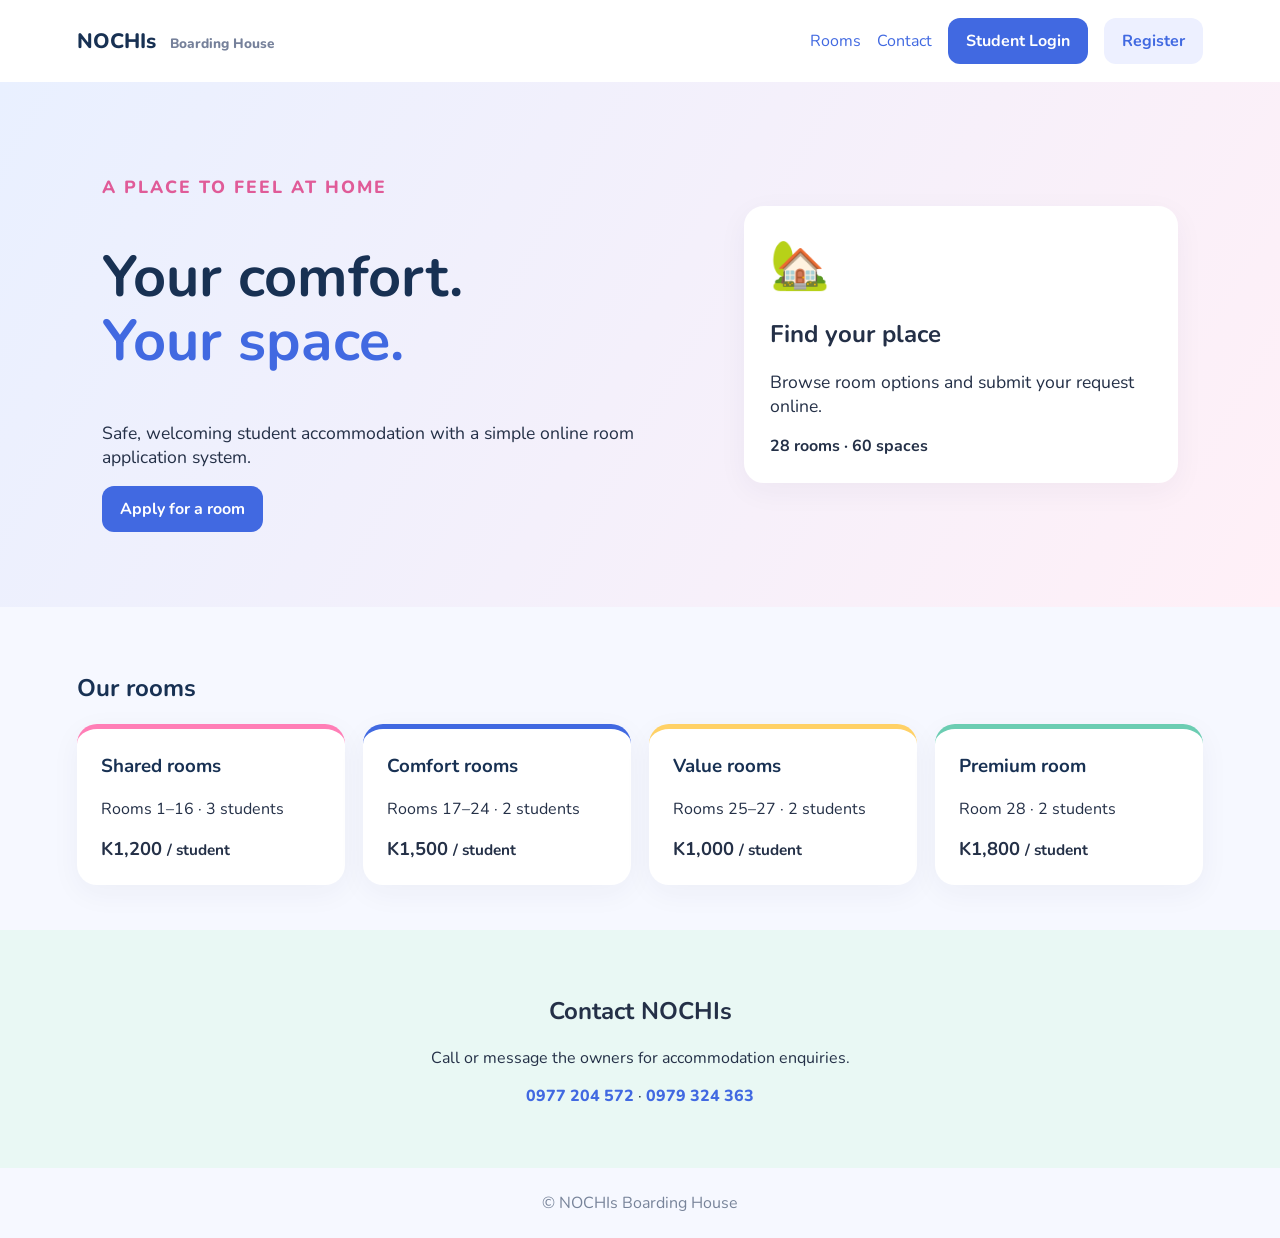
<file: frontend/index.html>
<!doctype html><html lang="en"><head><meta charset="utf-8"><meta name="viewport" content="width=device-width,initial-scale=1"><title>NOCHIs Boarding House</title><link rel="stylesheet" href="css/style.css"></head>
<body><header class="top"><a class="brand" href="index.html">NOCHIs <span>Boarding House</span></a><nav><a href="#rooms">Rooms</a><a href="#contact">Contact</a><a class="btn" href="login.html">Student Login</a><a class="btn light" href="register.html">Register</a></nav></header>
<main><section class="hero"><div><p class="eyebrow">A place to feel at home</p><h1>Your comfort.<br><span>Your space.</span></h1><p>Safe, welcoming student accommodation with a simple online room application system.</p><a class="btn" href="register.html">Apply for a room</a></div><div class="hero-card"><div class="bubble">🏡</div><h2>Find your place</h2><p>Browse room options and submit your request online.</p><strong>28 rooms · 60 spaces</strong></div></section>
<section id="rooms" class="section"><h2>Our rooms</h2><div class="cards"><article><h3>Shared rooms</h3><p>Rooms 1–16 · 3 students</p><b>K1,200 <small>/ student</small></b></article><article><h3>Comfort rooms</h3><p>Rooms 17–24 · 2 students</p><b>K1,500 <small>/ student</small></b></article><article><h3>Value rooms</h3><p>Rooms 25–27 · 2 students</p><b>K1,000 <small>/ student</small></b></article><article><h3>Premium room</h3><p>Room 28 · 2 students</p><b>K1,800 <small>/ student</small></b></article></div></section>
<section id="contact" class="contact"><h2>Contact NOCHIs</h2><p>Call or message the owners for accommodation enquiries.</p><p><a href="tel:0977204572">0977 204 572</a> · <a href="tel:0979324363">0979 324 363</a></p></section></main><footer>© NOCHIs Boarding House</footer></body></html>
</file>
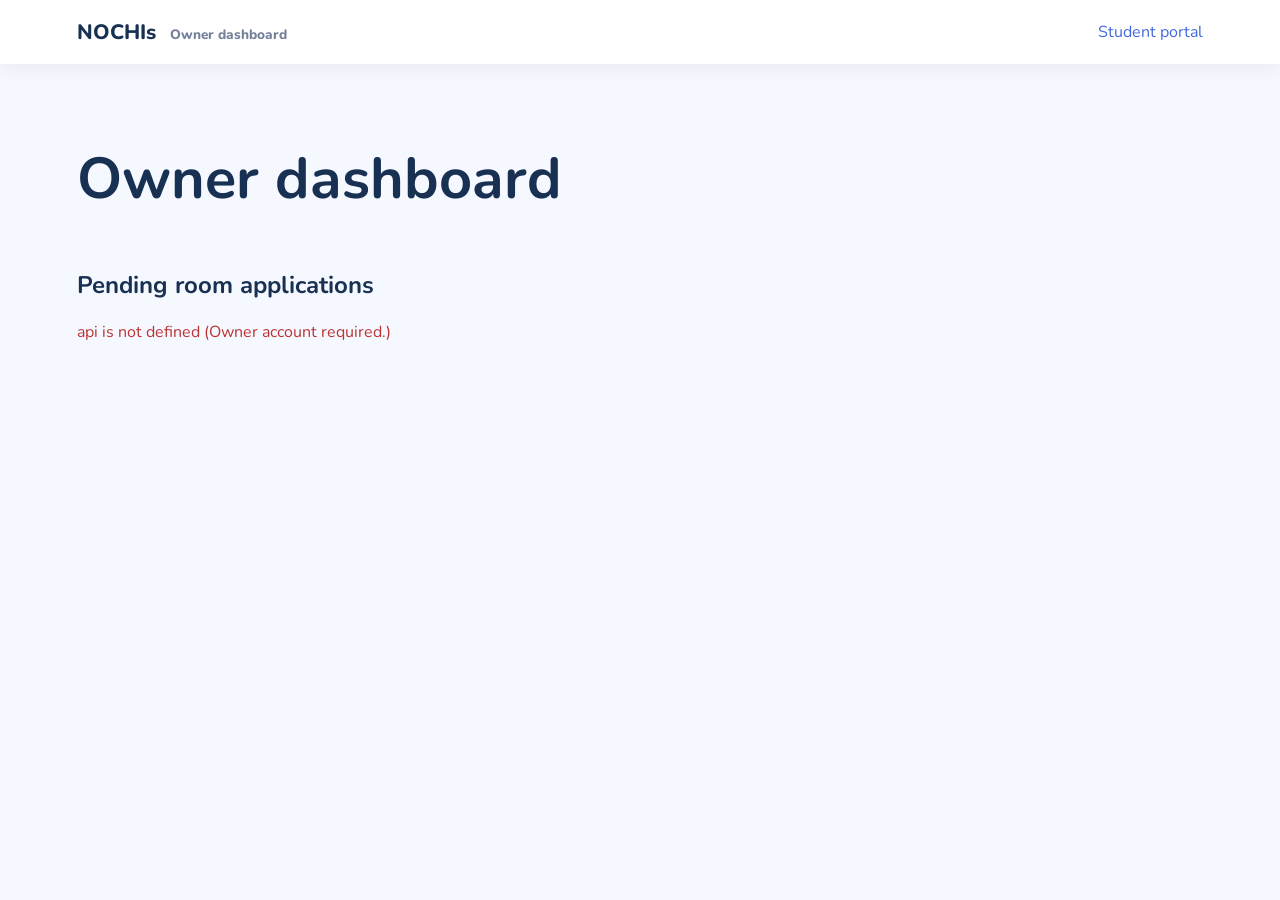
<file: frontend/admin.html>
<!doctype html><html><head><meta charset="utf-8"><meta name="viewport" content="width=device-width,initial-scale=1"><title>Owner dashboard · NOCHIs</title><link rel="stylesheet" href="css/style.css"></head><body><header class="top"><a class="brand" href="index.html">NOCHIs <span>Owner dashboard</span></a><nav><a href="dashboard.html">Student portal</a></nav></header><main class="section"><h1>Owner dashboard</h1><div id="stats" class="cards"></div><h2>Pending room applications</h2><div id="apps"></div><p id="message"></p></main><script src="js/config.js"></script><script>async function load(){try{let s=await api('/api/admin/overview');stats.innerHTML=Object.entries(s).map(([k,v])=>`<article><h3>${k.replaceAll('_',' ')}</h3><b>${k==='recorded_payments'?'K':''}${v}</b></article>`).join('');let rows=await api('/api/admin/applications');apps.innerHTML=rows.map(a=>`<article><b>${a.profiles?.full_name||a.student_id}</b> · Room ${a.requested_room} · ${a.status}<p>${a.profiles?.phone||''}</p>${a.status==='pending'?`<button class="btn" onclick="review('${a.id}','approve')">Approve</button> <button class="btn light" onclick="review('${a.id}','reject')">Reject</button>`:''}</article>`).join('')||'No applications'}catch(e){message.textContent=e.message+' (Owner account required.)'}}async function review(id,decision){try{await api(`/api/admin/applications/${id}/review?decision=${decision}`,{method:'POST'});load()}catch(e){message.textContent=e.message}}load();</script></body></html>
</file>
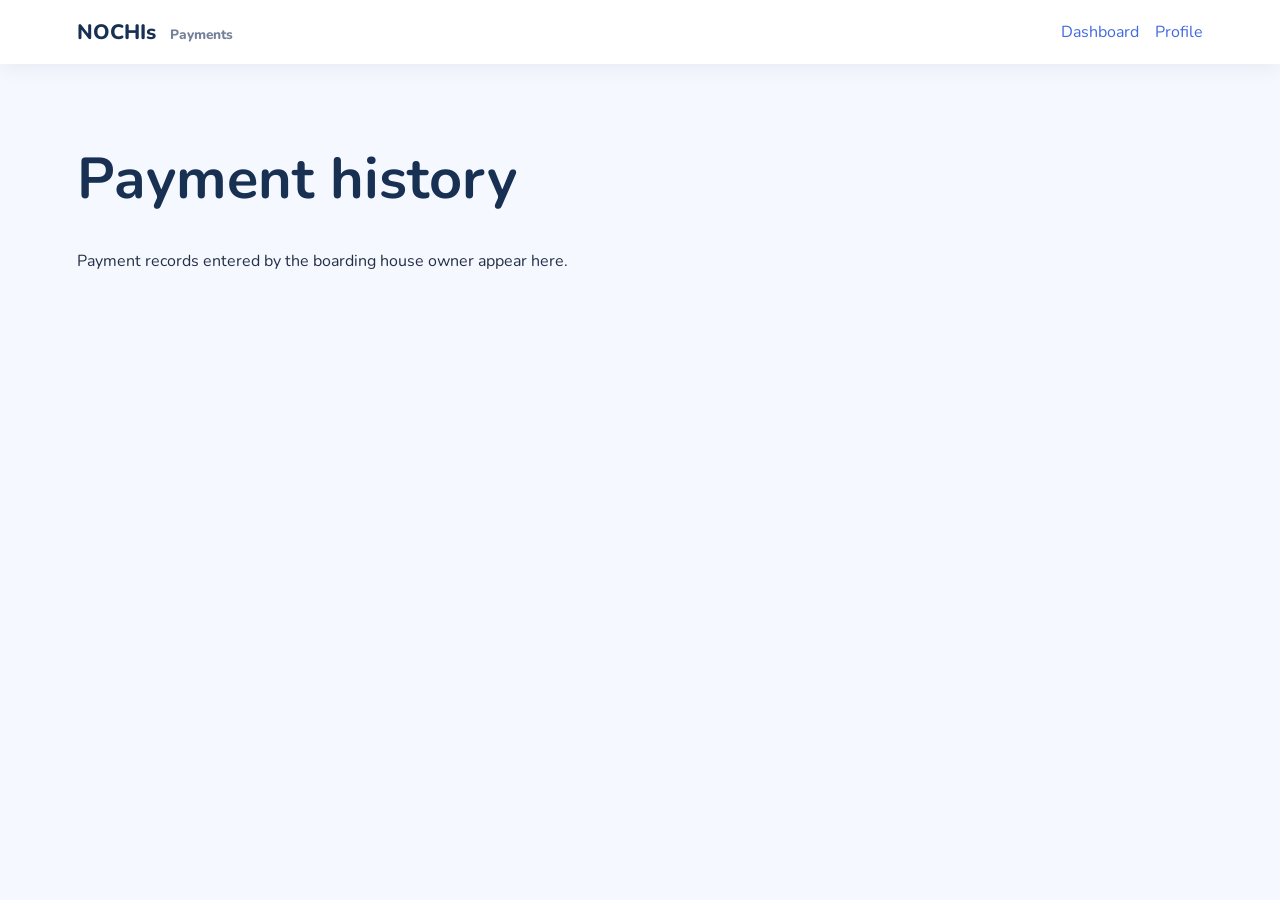
<file: frontend/payments.html>
<!doctype html><html><head><meta charset="utf-8"><meta name="viewport" content="width=device-width,initial-scale=1"><title>Payments · NOCHIs</title><link rel="stylesheet" href="css/style.css"></head><body><header class="top"><a class="brand" href="dashboard.html">NOCHIs <span>Payments</span></a><nav><a href="dashboard.html">Dashboard</a><a href="profile.html">Profile</a></nav></header><main class="section"><h1>Payment history</h1><p>Payment records entered by the boarding house owner appear here.</p><div id="list"></div><p id="message"></p></main><script src="js/config.js"></script><script>api('/api/payments').then(rows=>list.innerHTML=rows.length?rows.map(p=>`<article><b>K${p.amount_kwacha}</b> · ${p.payment_date} · ${p.status}<p>${p.payment_method||''} ${p.reference||''}</p></article>`).join(''):'No payments recorded yet.').catch(e=>message.textContent=e.message)</script></body></html>
</file>
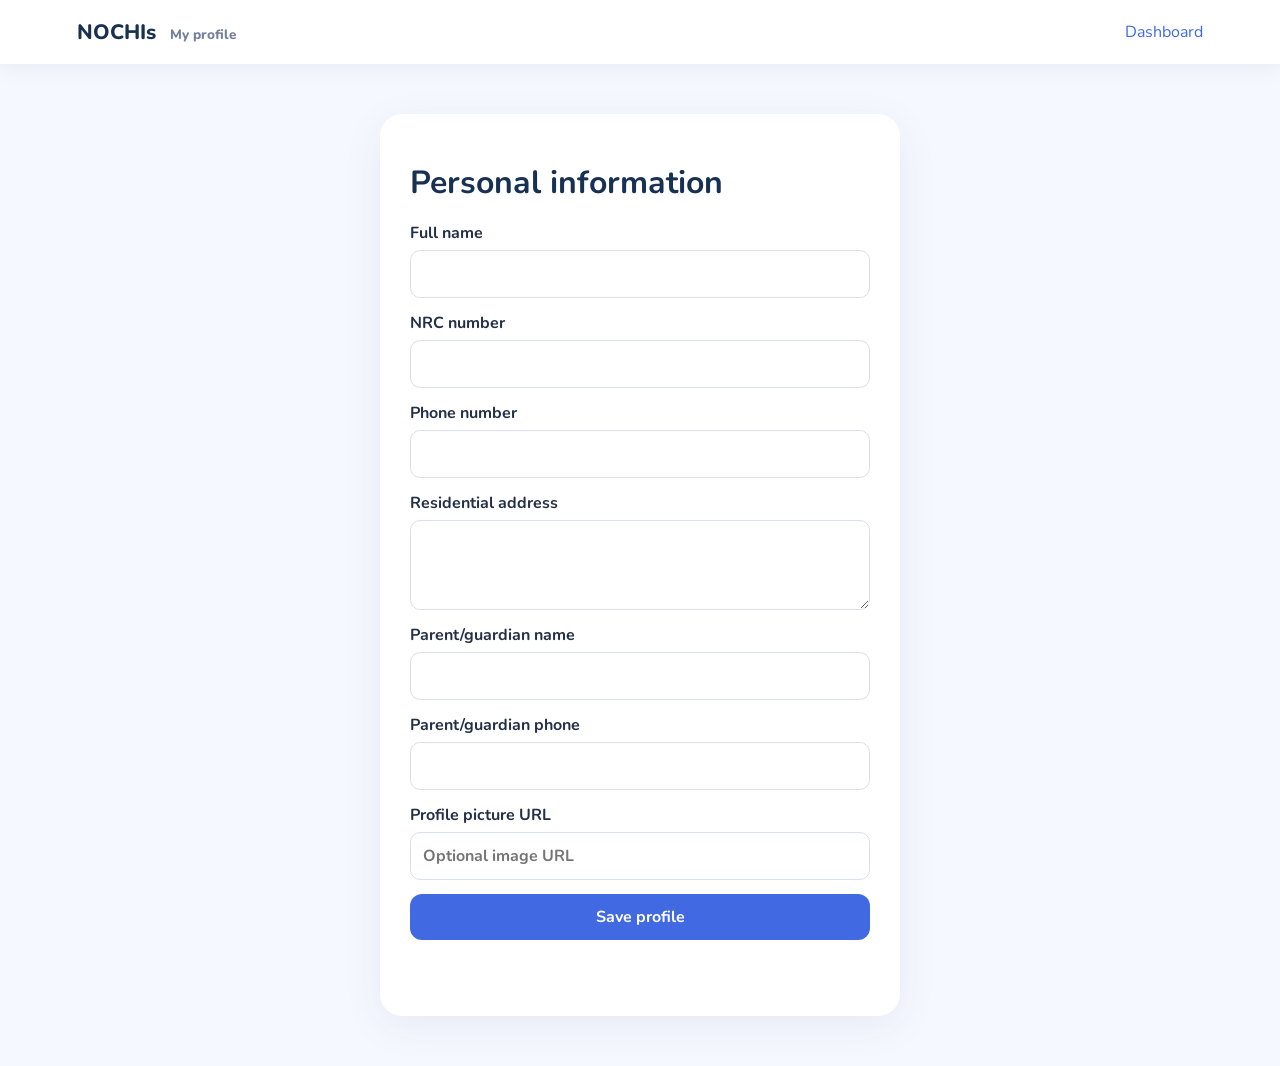
<file: frontend/profile.html>
<!doctype html><html><head><meta charset="utf-8"><meta name="viewport" content="width=device-width,initial-scale=1"><title>Profile · NOCHIs</title><link rel="stylesheet" href="css/style.css"></head><body><header class="top"><a class="brand" href="dashboard.html">NOCHIs <span>My profile</span></a><nav><a href="dashboard.html">Dashboard</a></nav></header><main class="auth"><h1>Personal information</h1><form id="form"><label>Full name<input id="full_name"></label><label>NRC number<input id="nrc_number"></label><label>Phone number<input id="phone"></label><label>Residential address<textarea id="residential_address"></textarea></label><label>Parent/guardian name<input id="guardian_name"></label><label>Parent/guardian phone<input id="guardian_phone"></label><label>Profile picture URL<input id="profile_picture_url" placeholder="Optional image URL"></label><button class="btn">Save profile</button><p id="message"></p></form></main><script src="js/config.js"></script><script>const fields=['full_name','nrc_number','phone','residential_address','guardian_name','guardian_phone','profile_picture_url'];api('/api/me').then(p=>fields.forEach(k=>document.getElementById(k).value=p[k]||'')).catch(e=>message.textContent=e.message);form.onsubmit=async e=>{e.preventDefault();let data={};fields.forEach(k=>data[k]=document.getElementById(k).value);try{await api('/api/me',{method:'PUT',body:JSON.stringify(data)});message.textContent='Profile saved.'}catch(e){message.textContent=e.message}}</script></body></html>
</file>
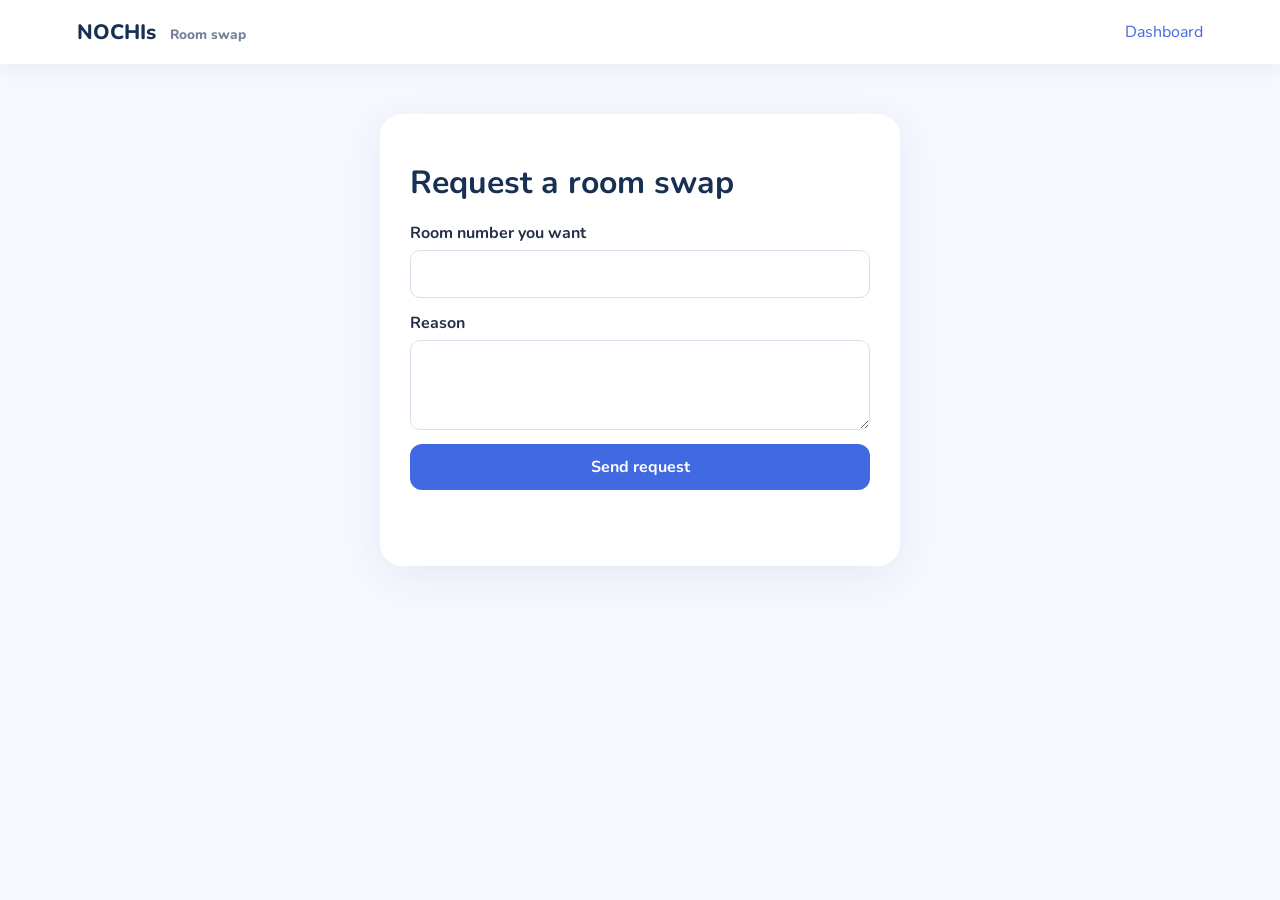
<file: frontend/room-swap.html>
<!doctype html><html><head><meta charset="utf-8"><meta name="viewport" content="width=device-width,initial-scale=1"><title>Room swap · NOCHIs</title><link rel="stylesheet" href="css/style.css"></head><body><header class="top"><a class="brand" href="dashboard.html">NOCHIs <span>Room swap</span></a><nav><a href="dashboard.html">Dashboard</a></nav></header><main class="auth"><h1>Request a room swap</h1><form id="form"><label>Room number you want<input type="number" min="1" max="28" id="requested_room" required></label><label>Reason<textarea id="reason" required></textarea></label><button class="btn">Send request</button><p id="message"></p></form></main><script src="js/config.js"></script><script>form.onsubmit=async e=>{e.preventDefault();try{await api('/api/swaps',{method:'POST',body:JSON.stringify({requested_room:Number(requested_room.value),reason:reason.value})});message.textContent='Swap request sent for owner review.'}catch(e){message.textContent=e.message}}</script></body></html>
</file>
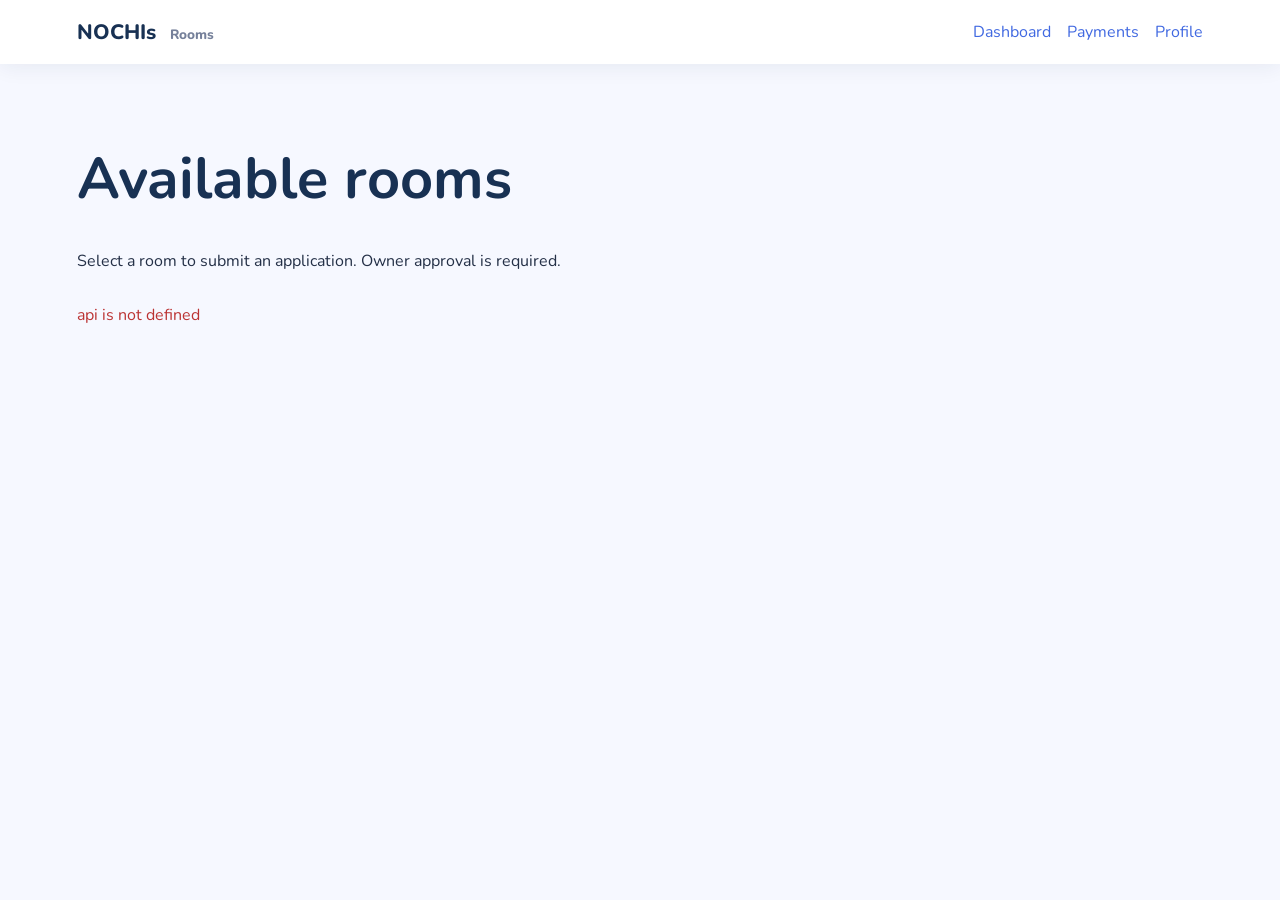
<file: frontend/rooms.html>
<!doctype html><html><head><meta charset="utf-8"><meta name="viewport" content="width=device-width,initial-scale=1"><title>Rooms · NOCHIs</title><link rel="stylesheet" href="css/style.css"></head><body><header class="top"><a class="brand" href="dashboard.html">NOCHIs <span>Rooms</span></a><nav><a href="dashboard.html">Dashboard</a><a href="payments.html">Payments</a><a href="profile.html">Profile</a></nav></header><main class="section"><h1>Available rooms</h1><p>Select a room to submit an application. Owner approval is required.</p><div id="rooms" class="cards"></div><p id="message"></p></main><script src="js/config.js"></script><script>async function load(){try{const data=await api('/api/rooms');rooms.innerHTML=data.map(r=>`<article><h3>Room ${r.room_number}</h3><p>K${r.price_kwacha} per student</p><p>${r.available_spaces} of ${r.capacity} spaces available</p><button class="btn" ${r.available_spaces===0?'disabled':''} onclick="apply(${r.room_number})">Request room</button></article>`).join('')}catch(e){message.textContent=e.message}}async function apply(n){try{await api('/api/applications',{method:'POST',body:JSON.stringify({requested_room:n})});message.textContent='Application submitted. The owners will review it.';load()}catch(e){message.textContent=e.message}}load();</script></body></html>
</file>
<file: frontend/css/style.css>
@import url('https://fonts.googleapis.com/css2?family=Nunito:wght@400;600;700;800&display=swap');
:root{--navy:#183153;--blue:#4169e1;--pink:#ff7eb6;--yellow:#ffd166;--mint:#b8f2e6;--bg:#f6f8ff;--ink:#243047}
*{box-sizing:border-box}body{margin:0;background:var(--bg);color:var(--ink);font-family:Nunito,Arial,sans-serif}a{color:var(--blue);text-decoration:none}.top{display:flex;justify-content:space-between;align-items:center;padding:18px 6%;background:white;box-shadow:0 3px 20px #172b4d12;gap:20px}.brand{font-weight:800;font-size:1.3rem;color:var(--navy)}.brand span{font-size:.85rem;color:#75809a;margin-left:8px}nav{display:flex;gap:16px;align-items:center;flex-wrap:wrap}.btn,button{display:inline-block;border:0;border-radius:12px;background:var(--blue);color:white;padding:12px 18px;font:700 1rem Nunito;cursor:pointer}.btn.light{background:#edf0ff;color:var(--blue)}button:disabled{opacity:.4;cursor:not-allowed}.hero{padding:75px 8%;display:grid;grid-template-columns:1.4fr 1fr;gap:35px;align-items:center;background:linear-gradient(120deg,#e9f0ff,#fff0f7)}h1{font-size:clamp(2rem,5vw,3.6rem);line-height:1.1;color:var(--navy)}h1 span{color:var(--blue)}.eyebrow{text-transform:uppercase;letter-spacing:2px;color:#e05b98;font-weight:800}.hero p{max-width:560px;font-size:1.1rem}.hero-card,article{background:white;border-radius:20px;padding:24px;box-shadow:0 8px 30px #20345a0c}.hero-card{border:2px solid #fff}.bubble{font-size:3rem}.section{padding:45px 6%}.section h2{color:var(--navy)}.cards{display:grid;grid-template-columns:repeat(auto-fit,minmax(220px,1fr));gap:18px}.cards article:nth-child(4n+1){border-top:5px solid var(--pink)}.cards article:nth-child(4n+2){border-top:5px solid var(--blue)}.cards article:nth-child(4n+3){border-top:5px solid var(--yellow)}.cards article:nth-child(4n){border-top:5px solid #6bcdb2}article h3{margin-top:0;color:var(--navy)}article b{font-size:1.15rem}.contact{text-align:center;padding:45px;background:#e9f8f4}.contact a{font-weight:800}footer{text-align:center;padding:24px;color:#78849a}.auth{max-width:520px;margin:50px auto;padding:30px;background:white;border-radius:22px;box-shadow:0 10px 40px #20345a12}form{display:grid;gap:14px}label{display:grid;gap:6px;font-weight:700}input,textarea{width:100%;padding:12px;border:1px solid #d9dfed;border-radius:10px;font:inherit}textarea{min-height:90px}#message{color:#b33}.auth h1{font-size:2rem}@media(max-width:700px){.top{align-items:flex-start;flex-direction:column}.hero{grid-template-columns:1fr;padding:45px 6%}nav{gap:10px}.section{padding:30px 5%}}
</file>
